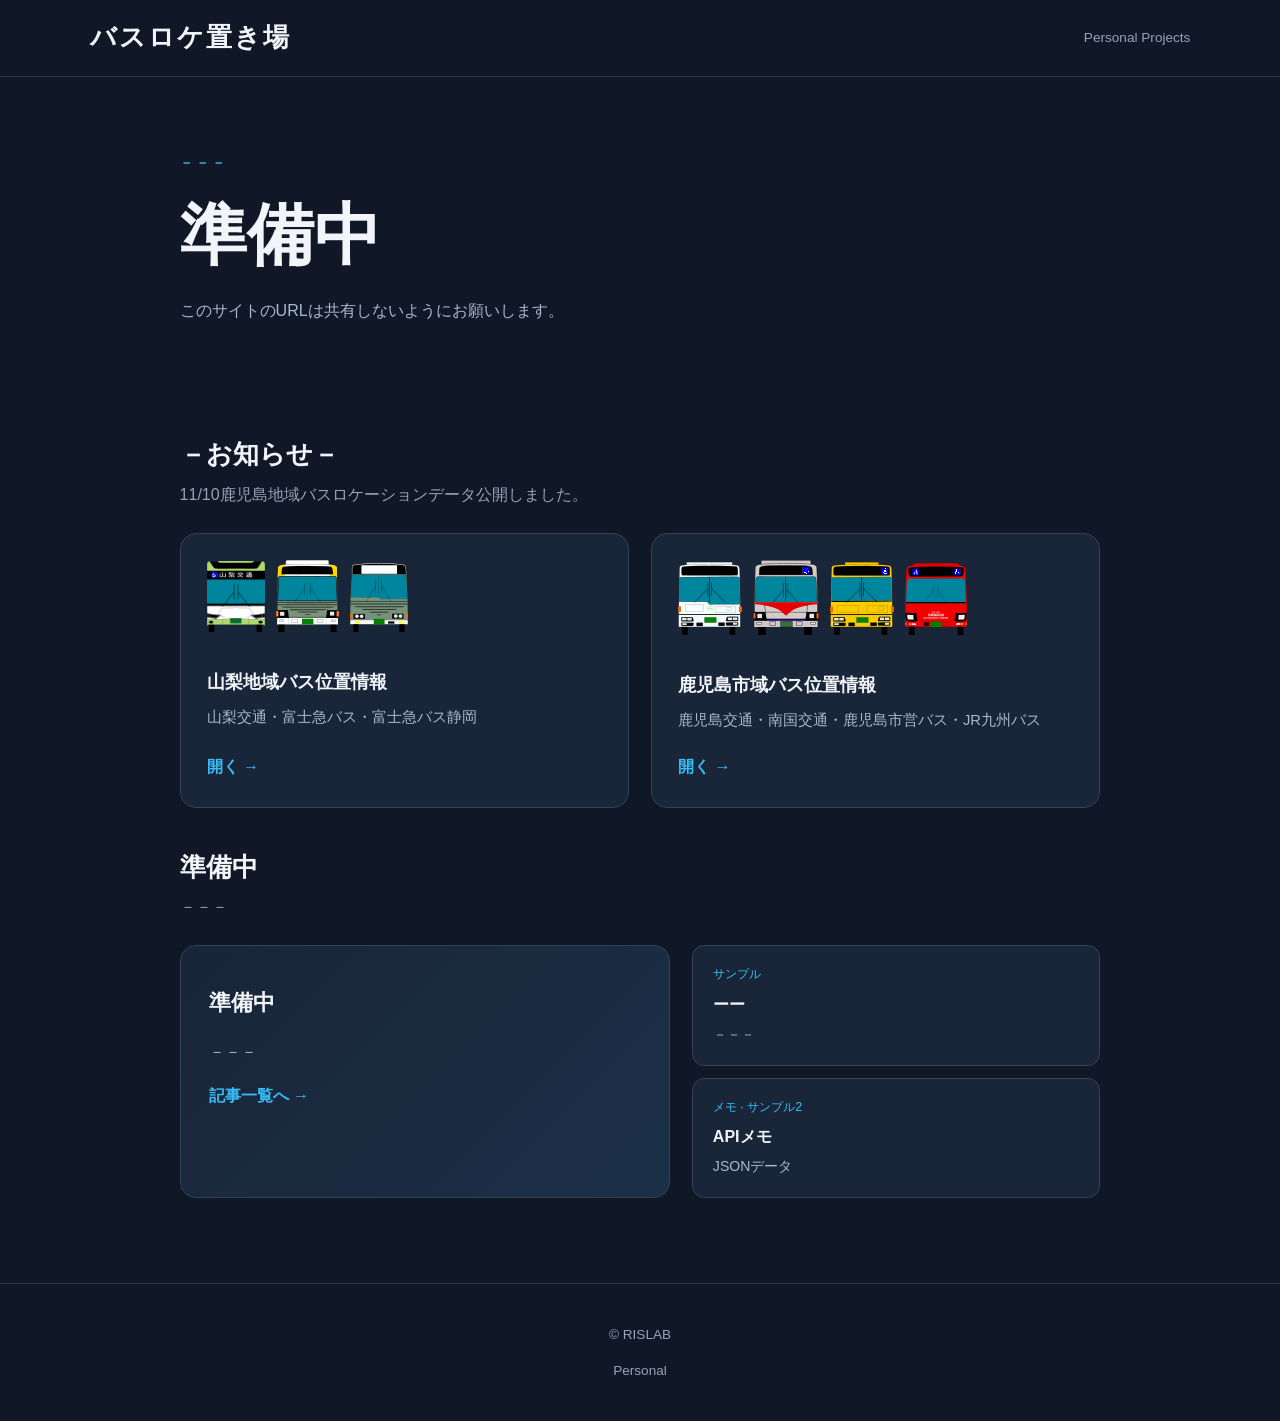
<file: index.html>
<!DOCTYPE html>
<html lang="ja">
<head>
  <meta charset="UTF-8">
  <meta name="viewport" content="width=device-width, initial-scale=1">
  <meta name="theme-color" content="#101827">
  <meta name="description" content="RISLAB - ">
  <title>バスロケ置き場 </title>
  <style>
    * { box-sizing: border-box; }
    body { margin:0; font-family:"Meiryo","Segoe UI",sans-serif; background:#101827; color:#f1f5f9; line-height:1.7; }
    a { color:inherit; text-decoration:none; }
    header { min-height:76px; padding:16px 7%; display:flex; align-items:center; justify-content:space-between; border-bottom:1px solid #293548; }
    .logo { font-size:1.6rem; font-weight:800; letter-spacing:2px; }
    .logo span { color:#38bdf8; }
    .header-label { font-size:.85rem; color:#94a3b8; }
    .hero { max-width:1100px; margin:auto; padding:75px 7% 55px; }
    .eyebrow { color:#38bdf8; letter-spacing:3px; font-size:.8rem; font-weight:bold; }
    h1 { font-size:clamp(2.3rem,6vw,4.2rem); line-height:1.25; margin:20px 0; }
    .hero p { color:#a9b8cc; max-width:620px; }
    main { max-width:1100px; margin:auto; padding:0 7% 85px; }
    .section-heading { margin:38px 0 25px; }
    .section-heading h2 { margin-bottom:4px; font-size:1.6rem; }
    .section-heading p { margin-top:0; color:#94a3b8; }
    .projects { display:grid; grid-template-columns:repeat(auto-fit,minmax(240px,1fr)); gap:22px; }
    .card { display:flex; flex-direction:column; min-height:235px; padding:26px; border:1px solid #334155; border-radius:16px; background:#192538; transition:transform .2s,border-color .2s; }
    a.card:hover { transform:translateY(-5px); border-color:#38bdf8; }
    .icon { font-size:2.5rem; }
    .card h3 { margin:14px 0 8px; font-size:1.15rem; }
    .card p { margin:0; color:#a9b8cc; font-size:.92rem; }
    .link { margin-top:auto; padding-top:20px; color:#38bdf8; font-weight:bold; }
    .blog-feature { display:grid; grid-template-columns:1.2fr 1fr; gap:22px; }
    .blog-intro { background:linear-gradient(135deg,#192538,#1b3048); border:1px solid #334155; border-radius:16px; padding:28px; }
    .blog-intro h3 { margin:10px 0; font-size:1.4rem; }
    .blog-intro p { color:#a9b8cc; }
    .blog-list { display:grid; gap:12px; }
    .blog-item { display:block; padding:18px 20px; border:1px solid #334155; border-radius:12px; background:#192538; }
    .blog-item:hover { border-color:#38bdf8; }
    .meta { color:#38bdf8; font-size:.78rem; }
    .blog-item h3 { margin:5px 0; font-size:1rem; }
    .blog-item p { margin:0; color:#a9b8cc; font-size:.88rem; }
    footer { padding:25px; border-top:1px solid #293548; text-align:center; color:#94a3b8; font-size:.85rem; }
    @media(max-width:700px) { .blog-feature { grid-template-columns:1fr; } .hero { padding-top:50px; } .card { min-height:210px; } }
  </style>
</head>
<body>
  <header>
    <a class="logo" href="./">バスロケ置き場</a>
    <div class="header-label">Personal Projects</div>
  </header>

  <section class="hero">
    <div class="eyebrow">－－－</div>
    <h1>準備中</h1>
    <p>このサイトのURLは共有しないようにお願いします。</p>
  </section>

  <main>
    <div class="section-heading">
      <h2>－お知らせ－</h2>
      <p>11/10鹿児島地域バスロケーションデータ公開しました。</p>
    </div>
    <div class="projects">
      <a class="card" href="./yamanashi/">
        <div class="icon bus-company-icons">
          <img src="./yamanashi/img/alfa_l10.png" alt="山梨交通">
          <img src="./yamanashi/img/fuji_kv.png" alt="富士急バス">
          <img src="./yamanashi/img/fuji_1291.png" alt="富士急バス静岡">
        </div>
        <h3>山梨地域バス位置情報</h3>
        <p>山梨交通・富士急バス・富士急バス静岡</p>
        <div class="link">開く →</div>
      </a>
      <!--
      <a class="card" href="./matsumoto/">
        <div class="icon">🍏</div>
        <h3>松本地域バス位置情報</h3>
        <p>ぐるっと松本、アルピコ交通。</p>
        <div class="link">開く →</div>
      </a>-->
      <a class="card" href="./nangokukotsu/">
        <div class="icon bus-company-icons">
          <img src="./nangokukotsu/img/bus/kakou_nishiko.png" alt="鹿児島交通">
          <img src="./nangokukotsu/img/bus/nangoku_kv234.png" alt="南国交通">
          <img src="./nangokukotsu/img/bus/city_nishiko.png" alt="鹿児島市営バス">
          <img src="./nangokukotsu/img/bus/jr_default.png" alt="JR九州バス">
        </div>
        <h3>鹿児島市域バス位置情報</h3>
        <p>鹿児島交通・南国交通・鹿児島市営バス・JR九州バス</p>
        <div class="link">開く →</div>
      </a>
      <!--
      <a class="card" href="./morioka/">
        <div class="icon">🚌</div>
        <h3>盛岡地域バスロケログデータ</h3>
        <p>岩手県交通盛岡地区。</p>
        <div class="link">準備中・開く →</div>
      </a>-->
    </div>

    <div class="section-heading">
      <h2>準備中</h2>
      <p>－－－</p>
    </div>
    <section class="blog-feature">
      <div class="blog-intro">
        <div class="icon"></div>
        <h3>準備中</h3>
        <p>－－－</p>
        <a class="link" href="./blg/">記事一覧へ →</a>
      </div>
      <div class="blog-list">
        <a class="blog-item" href="./blog/articles/bus-loc.html">
          <div class="meta"> サンプル</div>
          <h3>ーー</h3>
          <p>－－－</p>
        </a>
        <a class="blog-item" href="./blog/articles/api-res.html">
          <div class="meta">メモ · サンプル2</div>
          <h3>APIメモ</h3>
          <p>JSONデータ</p>
        </a>
      </div>
    </section>
  </main>

  <footer>
    <p>© RISLAB</p>
    <p>Personal </p>
  </footer>
</body>
</html>
</file>
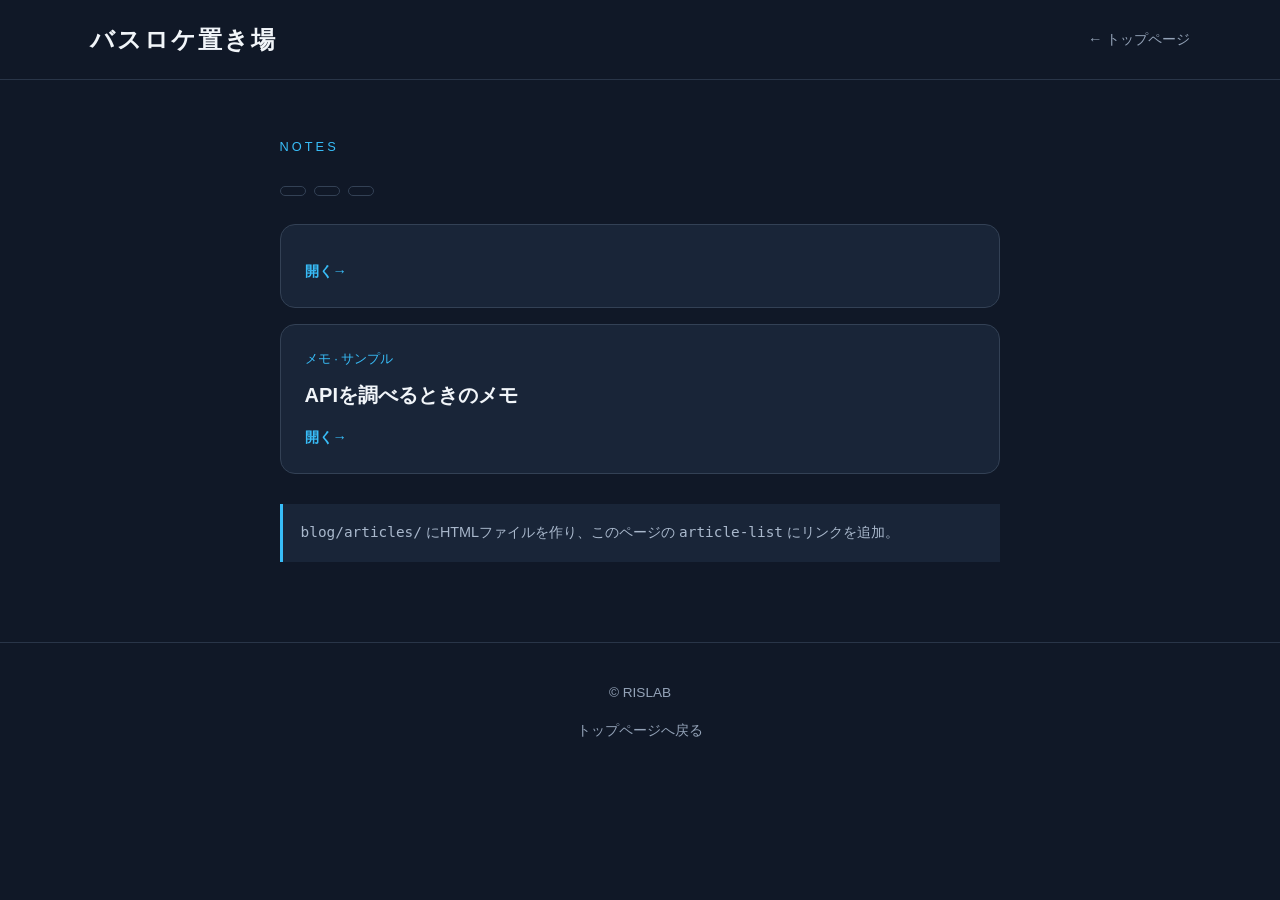
<file: blog/index.html>
<!DOCTYPE html>
<html lang="ja">
<head>
  <meta charset="UTF-8">
  <meta name="viewport" content="width=device-width, initial-scale=1">
  <meta name="theme-color" content="#101827">
  <meta name="description" content="バスロケ情報">
  <title>￥</title>
  <style>
    *{box-sizing:border-box} body{margin:0;font-family:"Meiryo","Segoe UI",sans-serif;background:#101827;color:#f1f5f9;line-height:1.8}
    a{color:inherit;text-decoration:none} header{padding:18px 7%;border-bottom:1px solid #293548;display:flex;justify-content:space-between;align-items:center}
    .logo{font-size:1.5rem;font-weight:800;letter-spacing:2px}.logo span{color:#38bdf8}.nav{color:#94a3b8;font-size:.9rem}
    main{max-width:900px;margin:auto;padding:55px 7% 80px}.eyebrow{color:#38bdf8;font-size:.8rem;letter-spacing:3px}
    h1{font-size:clamp(2rem,5vw,3.2rem);line-height:1.3;margin:12px 0}.lead{color:#a9b8cc;max-width:680px}
    .filters{display:flex;flex-wrap:wrap;gap:8px;margin:28px 0}
    .tag{border:1px solid #334155;border-radius:999px;padding:4px 12px;color:#cbd5e1;font-size:.8rem}
    .article-list{display:grid;gap:16px}.article{display:block;background:#192538;border:1px solid #334155;border-radius:15px;padding:22px 24px;transition:border-color .2s}
    .article:hover{border-color:#38bdf8}.meta{font-size:.8rem;color:#38bdf8}.article h2{font-size:1.25rem;margin:7px 0}.article p{color:#a9b8cc;margin:0}
    .read{display:block;color:#38bdf8;font-weight:bold;margin-top:12px;font-size:.9rem}
    .note{margin-top:30px;padding:16px 18px;border-left:3px solid #38bdf8;background:#192538;color:#a9b8cc;font-size:.9rem}
    footer{text-align:center;border-top:1px solid #293548;padding:24px;color:#94a3b8;font-size:.85rem}
  </style>
</head>
<body>
<header>
  <a class="logo" href="../">バスロケ置き場</a>
  <a class="nav" href="../">← トップページ</a>
</header>
<main>
  <div class="eyebrow">NOTES</div>
  <h1></h1>
  <p class="lead"></p>

  <div class="filters">
    <span class="tag"></span>
    <span class="tag"></span>
    <span class="tag"></span>
  </div>

  <section class="article-list">
    <a class="article" href="./articles/bus-location.html">
      <div class="meta"></div>
      <h2></h2>
      <p></p>
      <span class="read">開く→</span>
    </a>

    <a class="article" href="./articles/api-research.html">
      <div class="meta">メモ · サンプル</div>
      <h2>APIを調べるときのメモ</h2>
      <p></p>
      <span class="read">開く→</span>
    </a>
  </section>

  <div class="note">
    <code>blog/articles/</code> にHTMLファイルを作り、このページの <code>article-list</code> にリンクを追加。
  </div>
</main>
<footer><p>© RISLAB</p><p><a href="../">トップページへ戻る</a></p></footer>
</body>
</html>
</file>
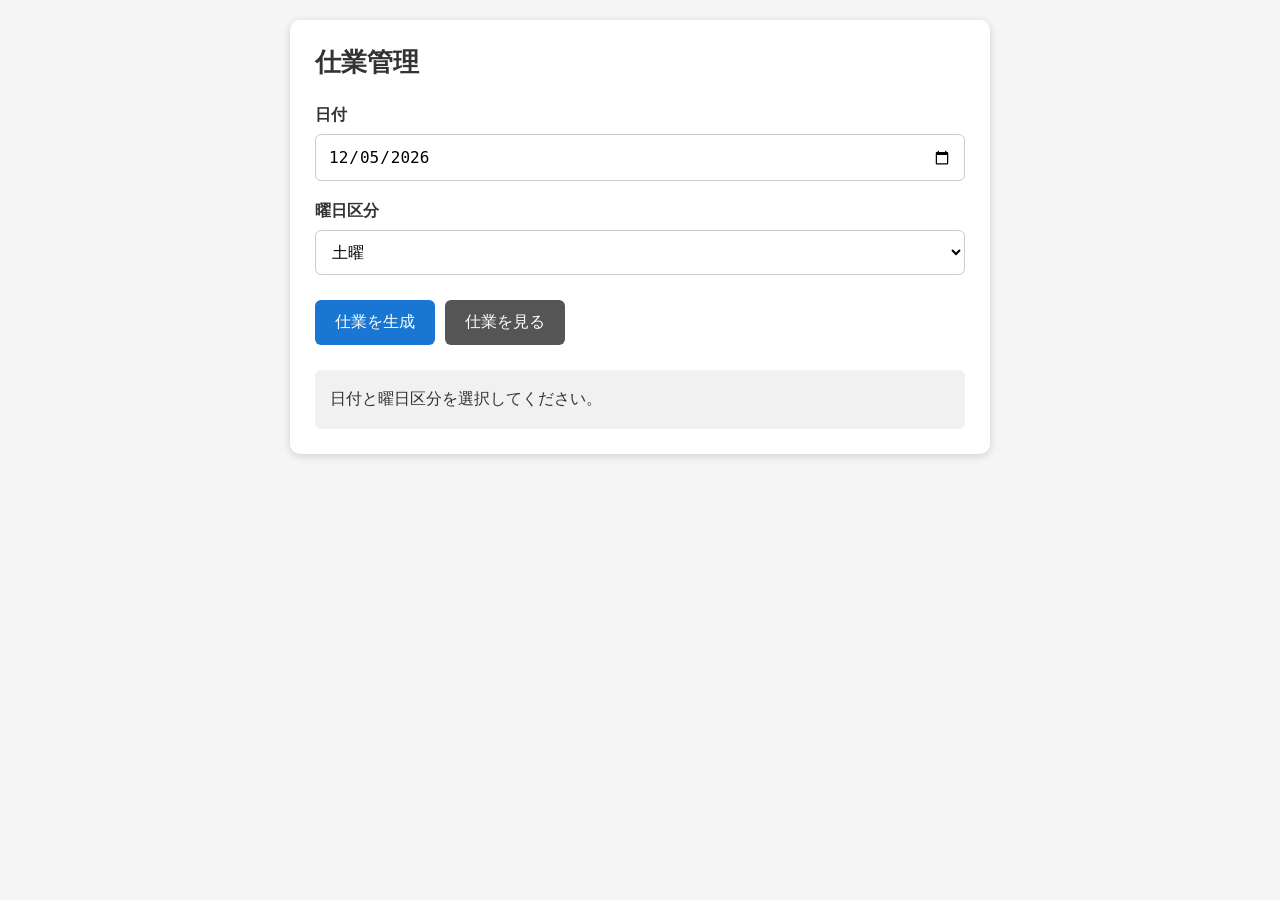
<file: morioka/operation.html>
<!DOCTYPE html>
<html lang="ja">

<head>

<meta charset="UTF-8">

<meta name="viewport"
      content="width=device-width, initial-scale=1.0">

<title>仕業管理</title>

<style>

* {
    box-sizing: border-box;
}

body {

    font-family:
        -apple-system,
        BlinkMacSystemFont,
        "Segoe UI",
        sans-serif;

    margin: 0;

    padding: 20px;

    background: #f5f5f5;

    color: #333;
}


.container {

    max-width: 700px;

    margin: 0 auto;

    background: white;

    padding: 25px;

    border-radius: 10px;

    box-shadow:
        0 2px 8px rgba(0,0,0,0.15);

}


h1 {

    margin-top: 0;

    margin-bottom: 25px;

    font-size: 26px;

}


.form-group {

    margin-bottom: 20px;

}


label {

    display: block;

    margin-bottom: 8px;

    font-weight: bold;

}


input[type="date"],
select {

    width: 100%;

    padding: 12px;

    font-size: 16px;

    border: 1px solid #ccc;

    border-radius: 6px;

    background: white;

}


.buttons {

    display: flex;

    gap: 10px;

    flex-wrap: wrap;

    margin-top: 25px;

}


button {

    border: none;

    border-radius: 6px;

    padding: 12px 20px;

    font-size: 16px;

    cursor: pointer;

}


#generateButton {

    background: #1976d2;

    color: white;

}


#viewButton {

    background: #555;

    color: white;

}


button:hover {

    opacity: 0.85;

}


#result {

    margin-top: 25px;

    padding: 15px;

    background: #f1f1f1;

    border-radius: 6px;

    line-height: 1.8;

    white-space: normal;

}


.success {

    color: #16803c;

}


.error {

    color: #c62828;

}


.info {

    color: #333;

}

</style>

</head>


<body>


<div class="container">


<h1>仕業管理</h1>


<!-- =========================================
     日付
========================================= -->

<div class="form-group">

    <label for="date">
        日付
    </label>

    <input
        type="date"
        id="date"
    >

</div>


<!-- =========================================
     曜日区分
========================================= -->

<div class="form-group">

    <label for="dayType">
        曜日区分
    </label>


    <select id="dayType">

        <option value="weekday">
            平日
        </option>

        <option value="saturday">
            土曜
        </option>

        <option value="holiday">
            日曜・祝日
        </option>

    </select>

</div>


<!-- =========================================
     ボタン
========================================= -->

<div class="buttons">


    <button
        id="generateButton"
        onclick="generateOperation()"
    >

        仕業を生成

    </button>


    <button
        id="viewButton"
        onclick="viewOperation()"
    >

        仕業を見る

    </button>


</div>


<!-- =========================================
     結果
========================================= -->

<div id="result">

    日付と曜日区分を選択してください。

</div>


</div>


<script>


// ==================================================
// 日付から曜日区分を自動設定
// ==================================================

document
    .getElementById("date")
    .addEventListener(
        "change",
        function () {

            const date =
                this.value;


            if (!date) {

                return;

            }


            const d =
                new Date(
                    date + "T00:00:00"
                );


            const w =
                d.getDay();


            const dayType =
                document.getElementById(
                    "dayType"
                );


            if (w === 6) {

                dayType.value =
                    "saturday";

            }
            else if (w === 0) {

                dayType.value =
                    "holiday";

            }
            else {

                dayType.value =
                    "weekday";

            }

        }
    );


// ==================================================
// 仕業生成
// ==================================================

async function generateOperation() {


    const date =
        document.getElementById(
            "date"
        ).value;


    const dayType =
        document.getElementById(
            "dayType"
        ).value;


    const result =
        document.getElementById(
            "result"
        );


    // ----------------------------------------------
    // 日付チェック
    // ----------------------------------------------

    if (!date) {

        result.innerHTML =
            '<span class="error">'
            + '日付を選択してください。'
            + '</span>';

        return;

    }


    // ----------------------------------------------
    // 生成中
    // ----------------------------------------------

    result.innerHTML =
        '<span class="info">'
        + '仕業を生成しています...'
        + '</span>';


    try {


        // ------------------------------------------
        // 選択した日付・曜日区分をPHPへ送る
        // ------------------------------------------

        const url =
            "php/operation.php"
            + "?date="
            + encodeURIComponent(date)
            + "&dayType="
            + encodeURIComponent(dayType);


        const response =
            await fetch(url);


        const data =
            await response.json();


        // ------------------------------------------
        // エラー
        // ------------------------------------------

        if (!data.success) {

            result.innerHTML =

                '<span class="error">'
                + escapeHtml(
                    data.message ?? "エラー"
                )
                + '</span>';


            if (data.file) {

                result.innerHTML +=
                    "<br>"
                    + escapeHtml(
                        data.file
                    );

            }


            return;

        }


        // ------------------------------------------
        // 成功
        // ------------------------------------------

        result.innerHTML =

            '<span class="success">'
            + '<strong>仕業生成完了</strong>'
            + '</span>'

            + '<br>'

            + '日付：'
            + escapeHtml(
                data.date
            )

            + '<br>'

            + '曜日区分：'
            + getDayTypeName(
                data.dayType
            )

            + '<br>'

            + '車両数：'
            + escapeHtml(
                String(
                    data.busCount
                )
            )

            + '<br>'

            + '仕業数：'
            + escapeHtml(
                String(
                    data.operationCount
                )
            )

            + '<br><br>'

            + '<small>'
            + escapeHtml(
                data.output ?? ""
            )
            + '</small>';


    }
    catch (error) {


        console.error(error);


        result.innerHTML =

            '<span class="error">'
            + '仕業生成中にエラーが発生しました。'
            + '</span>'

            + '<br>'

            + '<small>'
            + escapeHtml(
                error.message
            )
            + '</small>';

    }

}


// ==================================================
// 仕業を見る
// ==================================================

function viewOperation() {


    const date =
        document.getElementById(
            "date"
        ).value;


    const dayType =
        document.getElementById(
            "dayType"
        ).value;


    const result =
        document.getElementById(
            "result"
        );


    // ----------------------------------------------
    // 日付チェック
    // ----------------------------------------------

    if (!date) {

        result.innerHTML =
            '<span class="error">'
            + '日付を選択してください。'
            + '</span>';

        return;

    }


    // ----------------------------------------------
    // 選択した日付をoperation_view.phpへ渡す
    // ----------------------------------------------

    const url =
        "operation_view.php"
        + "?date="
        + encodeURIComponent(date)
        + "&dayType="
        + encodeURIComponent(dayType);


    location.href = url;

}


// ==================================================
// 曜日区分表示
// ==================================================

function getDayTypeName(dayType) {


    if (dayType === "saturday") {

        return "土曜";

    }


    if (dayType === "holiday") {

        return "日曜・祝日";

    }


    return "平日";

}


// ==================================================
// HTMLエスケープ
// ==================================================

function escapeHtml(value) {


    return String(value)

        .replace(
            /&/g,
            "&amp;"
        )

        .replace(
            /</g,
            "&lt;"
        )

        .replace(
            />/g,
            "&gt;"
        )

        .replace(
            /"/g,
            "&quot;"
        )

        .replace(
            /'/g,
            "&#039;"
        );

}


// ==================================================
// 初期日付
// ==================================================
//
// ページを開いたときは今日の日付を設定
// ただし「生成」するときは、この選択日を使用
// ==================================================

window.addEventListener(
    "DOMContentLoaded",
    function () {


        const dateInput =
            document.getElementById(
                "date"
            );


        if (!dateInput.value) {

            const now =
                new Date();


            const year =
                now.getFullYear();


            const month =
                String(
                    now.getMonth() + 1
                ).padStart(
                    2,
                    "0"
                );


            const day =
                String(
                    now.getDate()
                ).padStart(
                    2,
                    "0"
                );


            dateInput.value =
                year
                + "-"
                + month
                + "-"
                + day;


            // 今日の曜日区分を設定

            const w =
                now.getDay();


            const dayType =
                document.getElementById(
                    "dayType"
                );


            if (w === 6) {

                dayType.value =
                    "saturday";

            }
            else if (w === 0) {

                dayType.value =
                    "holiday";

            }
            else {

                dayType.value =
                    "weekday";

            }

        }

    }
);

</script>


</body>

</html>
</file>
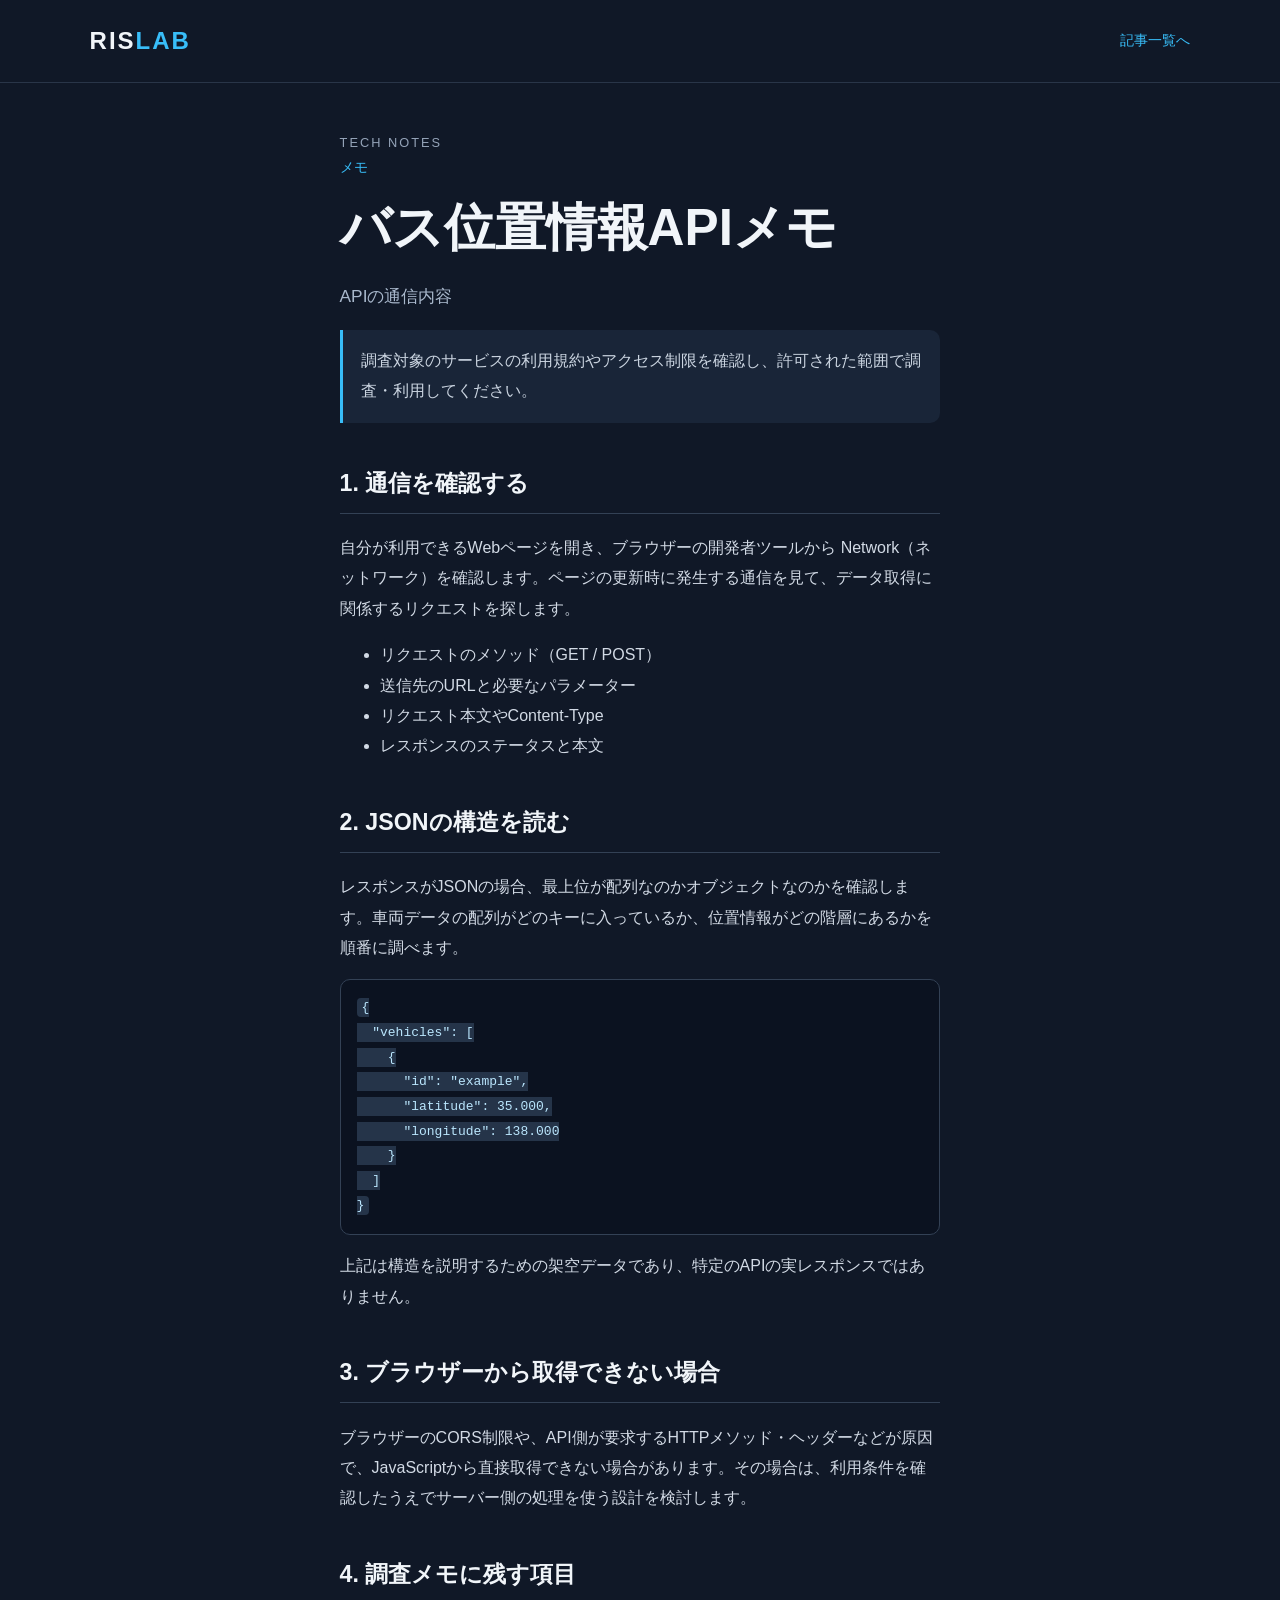
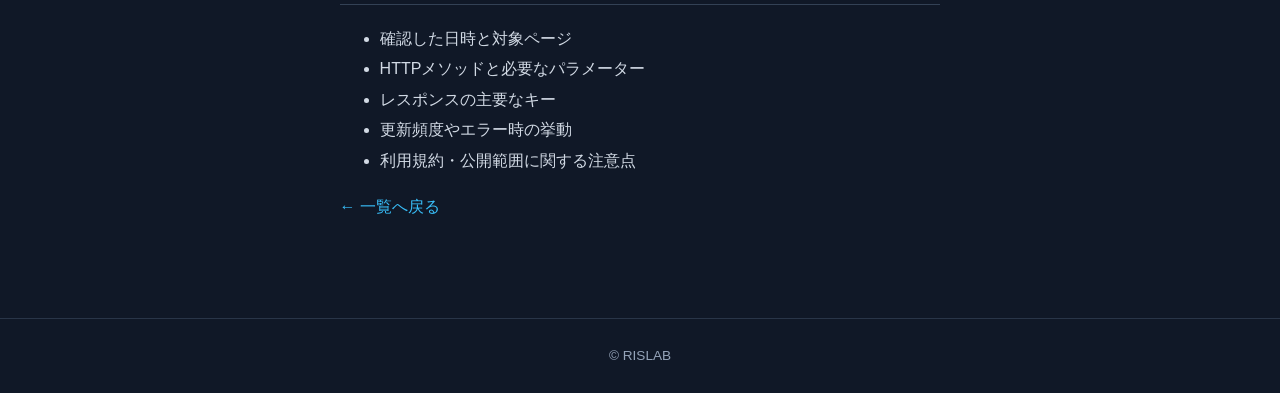
<file: blog/articles/api-research.html>
<!DOCTYPE html>
<html lang="ja">
<head>
  <meta charset="UTF-8">
  <meta name="viewport" content="width=device-width, initial-scale=1">
  <meta name="theme-color" content="#101827">
  <meta name="description" content="バス位置情報APIメモ">
  <title>バス位置情報APIを調べるときのメモ </title>
  <style>
    *{box-sizing:border-box}body{margin:0;font-family:"Meiryo","Segoe UI",sans-serif;background:#101827;color:#f1f5f9;line-height:1.9}
    a{color:#38bdf8;text-decoration:none}header{padding:18px 7%;border-bottom:1px solid #293548;display:flex;justify-content:space-between;align-items:center}
    .logo{color:#f1f5f9;font-size:1.5rem;font-weight:800;letter-spacing:2px}.logo span{color:#38bdf8}.nav{font-size:.9rem}
    article{max-width:780px;margin:auto;padding:48px 7% 80px}.meta{color:#38bdf8;font-size:.85rem}.eyebrow{color:#94a3b8;font-size:.8rem;letter-spacing:2px}
    h1{font-size:clamp(2rem,5vw,3.2rem);line-height:1.35;margin:12px 0 18px}h2{margin-top:38px;padding-bottom:8px;border-bottom:1px solid #334155;font-size:1.45rem}
    p,li{color:#d2dae5}.lead{font-size:1.08rem;color:#a9b8cc}.callout{padding:16px 18px;background:#192538;border-left:3px solid #38bdf8;border-radius:0 10px 10px 0;color:#cbd5e1}
    code{background:#253449;padding:2px 5px;border-radius:4px;color:#bae6fd}pre{overflow:auto;background:#0b1220;border:1px solid #334155;border-radius:10px;padding:16px;color:#cbd5e1}
    footer{text-align:center;border-top:1px solid #293548;padding:24px;color:#94a3b8;font-size:.85rem}
  </style>
</head>
<body>
<header><a class="logo" href="../../">RIS<span>LAB</span></a><a class="nav" href="../">記事一覧へ</a></header>
<article>
  <div class="eyebrow">TECH NOTES</div>
  <div class="meta">メモ</div>
  <h1>バス位置情報APIメモ</h1>
  <p class="lead">APIの通信内容</p>

  <div class="callout">調査対象のサービスの利用規約やアクセス制限を確認し、許可された範囲で調査・利用してください。</div>

  <h2>1. 通信を確認する</h2>
  <p>自分が利用できるWebページを開き、ブラウザーの開発者ツールから Network（ネットワーク）を確認します。ページの更新時に発生する通信を見て、データ取得に関係するリクエストを探します。</p>
  <ul>
    <li>リクエストのメソッド（GET / POST）</li>
    <li>送信先のURLと必要なパラメーター</li>
    <li>リクエスト本文やContent-Type</li>
    <li>レスポンスのステータスと本文</li>
  </ul>

  <h2>2. JSONの構造を読む</h2>
  <p>レスポンスがJSONの場合、最上位が配列なのかオブジェクトなのかを確認します。車両データの配列がどのキーに入っているか、位置情報がどの階層にあるかを順番に調べます。</p>

  <pre><code>{
  "vehicles": [
    {
      "id": "example",
      "latitude": 35.000,
      "longitude": 138.000
    }
  ]
}</code></pre>

  <p>上記は構造を説明するための架空データであり、特定のAPIの実レスポンスではありません。</p>

  <h2>3. ブラウザーから取得できない場合</h2>
  <p>ブラウザーのCORS制限や、API側が要求するHTTPメソッド・ヘッダーなどが原因で、JavaScriptから直接取得できない場合があります。その場合は、利用条件を確認したうえでサーバー側の処理を使う設計を検討します。</p>

  <h2>4. 調査メモに残す項目</h2>
  <ul>
    <li>確認した日時と対象ページ</li>
    <li>HTTPメソッドと必要なパラメーター</li>
    <li>レスポンスの主要なキー</li>
    <li>更新頻度やエラー時の挙動</li>
    <li>利用規約・公開範囲に関する注意点</li>
  </ul>

  <p><a href="../">← 一覧へ戻る</a></p>
</article>
<footer>© RISLAB</footer>
</body>
</html>
</file>
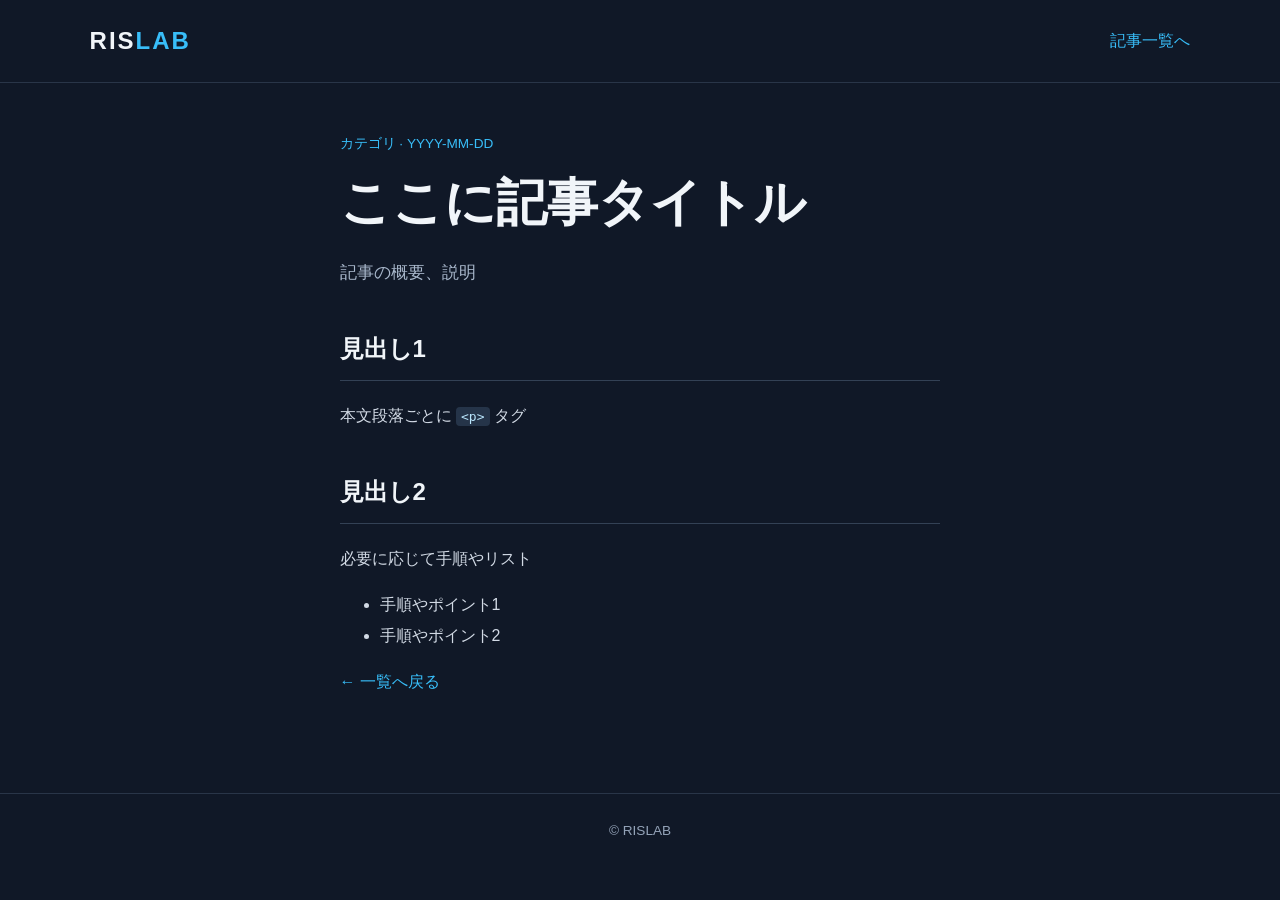
<file: blog/articles/article-template.html>
<!DOCTYPE html>
<html lang="ja">
<head>
  <meta charset="UTF-8">
  <meta name="viewport" content="width=device-width, initial-scale=1">
  <meta name="theme-color" content="#101827">
  <meta name="description" content="記事の概要">
  <title>タイトル</title>
  <style>
    *{box-sizing:border-box}body{margin:0;font-family:"Meiryo","Segoe UI",sans-serif;background:#101827;color:#f1f5f9;line-height:1.9}
    a{color:#38bdf8;text-decoration:none}header{padding:18px 7%;border-bottom:1px solid #293548;display:flex;justify-content:space-between;align-items:center}
    .logo{color:#f1f5f9;font-size:1.5rem;font-weight:800;letter-spacing:2px}.logo span{color:#38bdf8}
    article{max-width:780px;margin:auto;padding:48px 7% 80px}.meta{color:#38bdf8;font-size:.85rem}
    h1{font-size:clamp(2rem,5vw,3.2rem);line-height:1.35;margin:12px 0 18px}h2{margin-top:38px;padding-bottom:8px;border-bottom:1px solid #334155}
    p,li{color:#d2dae5}.lead{font-size:1.08rem;color:#a9b8cc}code{background:#253449;padding:2px 5px;border-radius:4px;color:#bae6fd}
    pre{overflow:auto;background:#0b1220;border:1px solid #334155;border-radius:10px;padding:16px;color:#cbd5e1}
    footer{text-align:center;border-top:1px solid #293548;padding:24px;color:#94a3b8;font-size:.85rem}
  </style>
</head>
<body>
<header><a class="logo" href="../../">RIS<span>LAB</span></a><a href="../">記事一覧へ</a></header>
<article>
  <div class="meta">カテゴリ · YYYY-MM-DD</div>
  <h1>ここに記事タイトル</h1>
  <p class="lead">記事の概要、説明</p>

  <h2>見出し1</h2>
  <p>本文段落ごとに <code>&lt;p&gt;</code> タグ</p>

  <h2>見出し2</h2>
  <p>必要に応じて手順やリスト</p>
  <ul>
    <li>手順やポイント1</li>
    <li>手順やポイント2</li>
  </ul>

  <p><a href="../">← 一覧へ戻る</a></p>
</article>
<footer>© RISLAB</footer>
</body>
</html>
</file>
